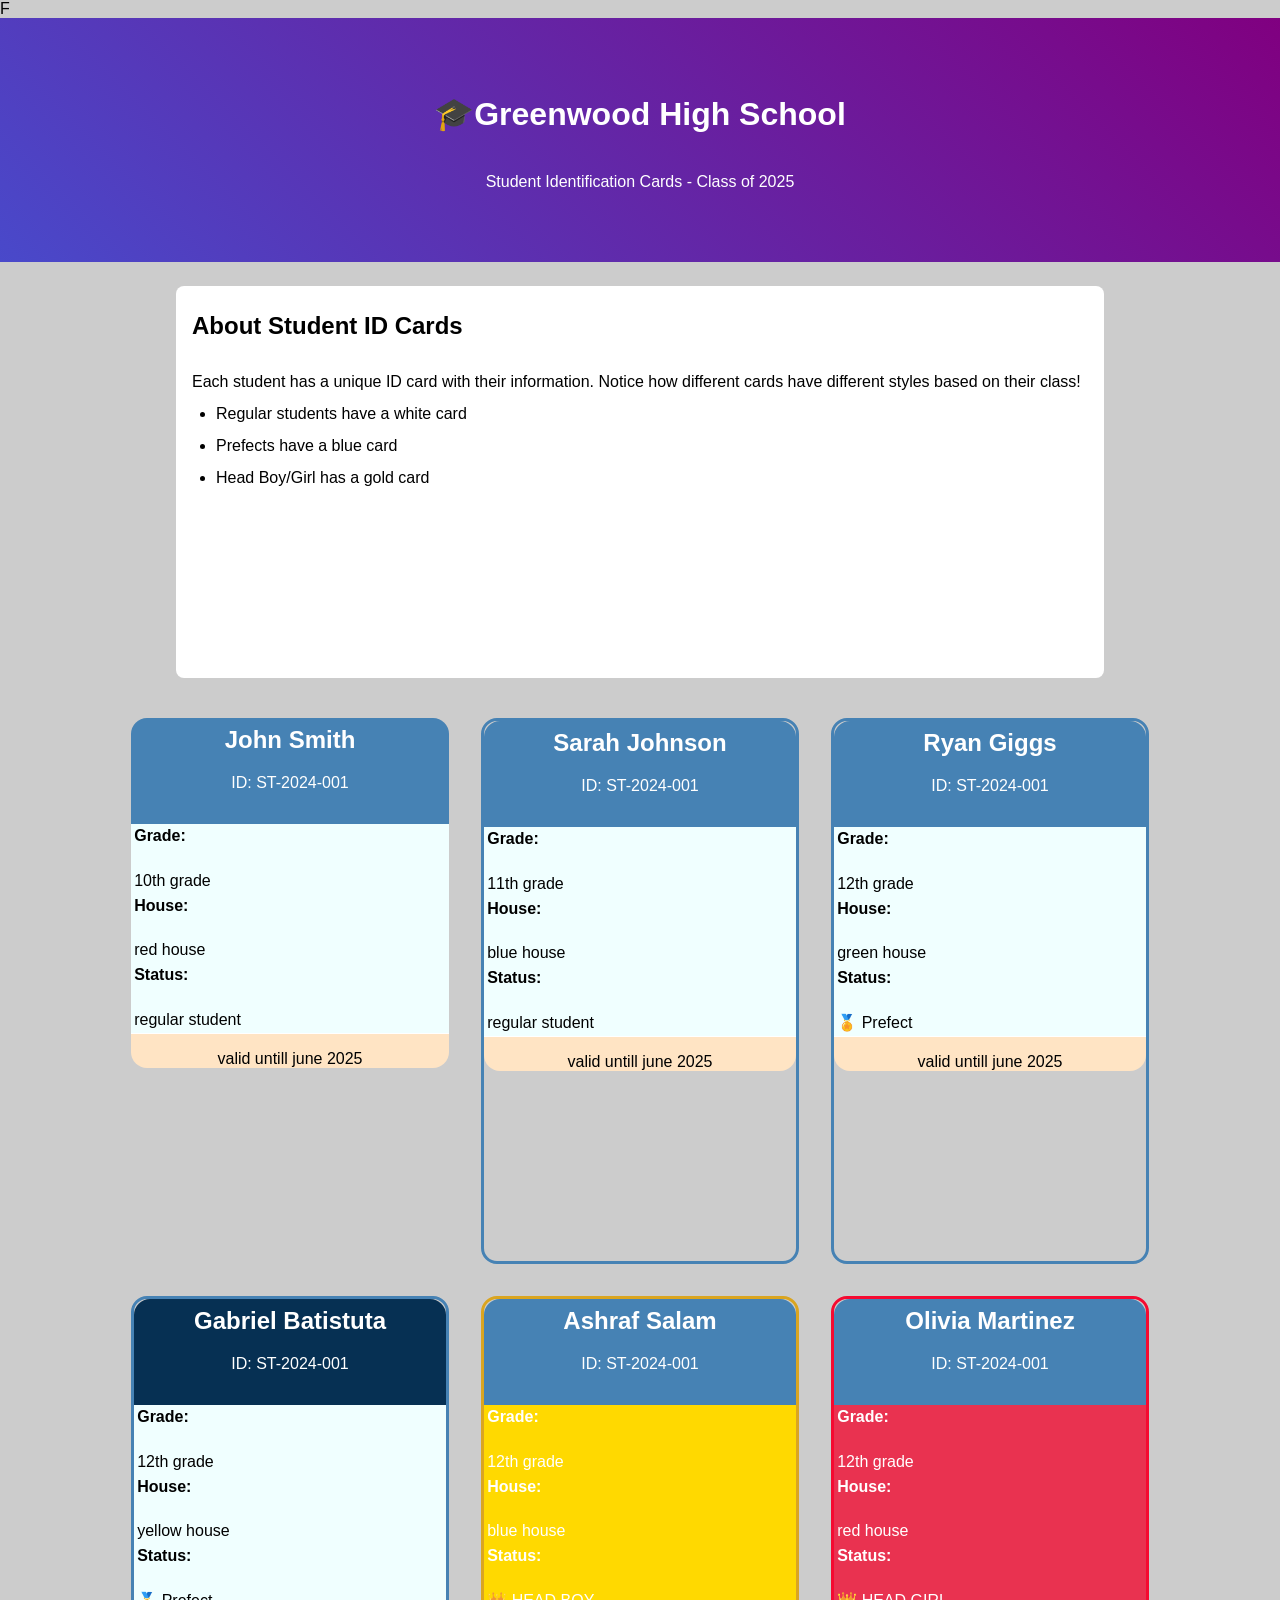
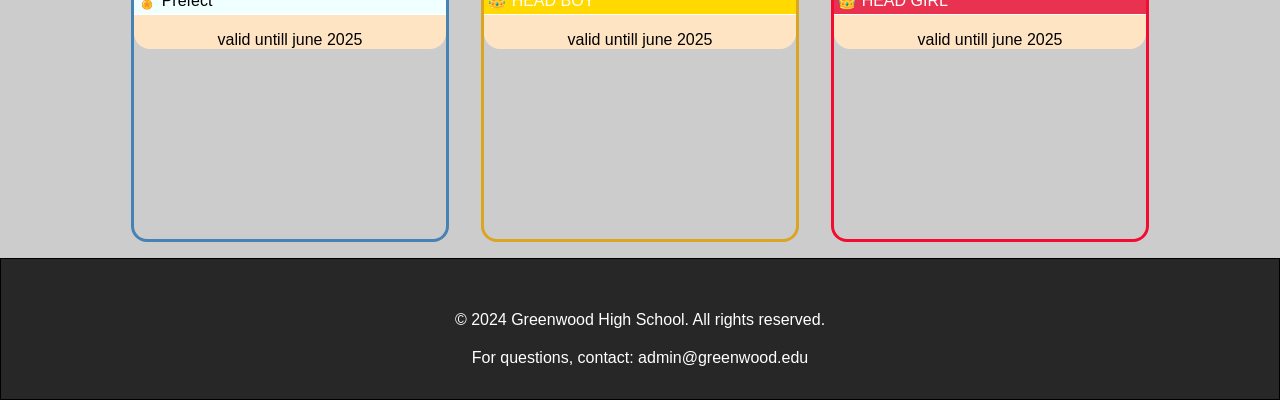
<file: index.html>
<!DOCTYPE html>
<html lang="en">

<head>
    <meta charset="UTF-8">
    <meta name="viewport" content="width=device-width, initial-scale=1.0">
    <link rel="stylesheet" href="./practice.css">
    <title>class practice</title>
</head>

<body>
F
    <!-- part 1 starts here -->
    <header>
        <h1>🎓Greenwood High School</h1>
        <p>
            Student Identification Cards - Class of 2025
        </p>
    </header>
    <!-- part 1 ends here -->

    <!-- part 2 starts here -->
    <div class="students-id-cards">
        <h2>About Student ID Cards </h2>
        <p>
            Each student has a unique ID card with their information. Notice how different cards have different styles
            based on their class!
        </p>
        <ul>
            <li>Regular students have a white card</li>
            <li>Prefects have a blue card</li>
            <li>Head Boy/Girl has a gold card</li>
        </ul>
    </div>
    <!-- part 2 ends here -->

    <div class="id-cards-grid">
        <div id="id-cards-grid-content1">
            <div class="id-cards-header1">
              <h2>
                John Smith
              </h2>
                <p>
                    ID: ST-2024-001
                </p>              
            </div>
            <div class="id-cards-body id-cards-body1">
                <b> Grade:</b>
                <p>10th grade
                </p>
                  <b>House:
                  </b>
                <p>red house
                </p>
                  <b>Status:</b>
                <p>
                    regular student
                </p>
               
                  
            </div>
             <div id="footer">
                    valid untill june 2025
                </div>
        </div>
          <div id="id-cards-grid-content2">
            <div class="id-cards-header2">
              <h2>
                Sarah Johnson
              </h2>
                <p>
                    ID: ST-2024-001
                </p>              
            </div>
            <div class="id-cards-body  id-cards-body2">
                <b> Grade:</b>
                <p>11th grade
                </p>
                  <b>House:
                  </b>
                <p>blue house
                </p>
                  <b>
                    Status:
                </b>
                <p>
                    regular student
                </p>
               
                  
            </div>
             <div id="footer">
                    valid untill june 2025
                </div>
        </div>
          <div id="id-cards-grid-content3">
            <div class="id-cards-header3">
              <h2>
                Ryan Giggs
              </h2>
                <p>
                    ID: ST-2024-001
                </p>              
            </div>
            <div class="id-cards-body  id-cards-body3">
                <b> Grade:</b>
                <p>12th grade
                </p>
                  <b>House:
                  </b>
                <p>green house
                </p>
                  <b>
                    Status:
                </b>
                <p>
                    🏅 Prefect
                </p>
               
                  
            </div>
             <div id="footer">
                    valid untill june 2025
                </div>
        </div>
          <div id="id-cards-grid-content4">
            <div class="id-cards-header4">
              <h2>
                Gabriel Batistuta
              </h2>
                <p>
                    ID: ST-2024-001
                </p>              
            </div>
            <div class="id-cards-body  id-cards-body4">
                <b> Grade:</b>
                <p>12th grade</p>
                  <b>House:
                  </b>
                <p>yellow house
                </p>
                  <b>
                    Status:
                </b>
                <p>
                    🏅 Prefect
                </p>
               
                  
            </div>
             <div id="footer">
                    valid untill june 2025
                </div>
        </div>
          <div id="id-cards-grid-content5">
            <div class="id-cards-header5">
              <h2>
                Ashraf Salam
              </h2>
                <p>
                    ID: ST-2024-001
                </p>              
            </div>
            <div class="id-cards-body id-cards-body5 ">
                <b> Grade:</b>
                <p>12th grade
                </p>
                  <b>House:
                  </b>
                <p>blue house
                </p>
                  <b>
                    Status:
                </b>
                <p>
                    👑 HEAD BOY
                </p>
              
                  
            </div>
              <div id="footer">
                    valid untill june 2025
                </div>
        </div>
          <div id="id-cards-grid-content6">
            <div class="id-cards-header6">
              <h2>
                Olivia Martinez
              </h2>
                <p>
                    ID: ST-2024-001
                </p>              
            </div>
            <div class="id-cards-body id-cards-body6">
                <b> Grade:</b>
                <p>12th grade
                </p>
                  <b>House:
                  </b>
                <p>red house
                </p>
                  <b>
                    Status:
                </b>
                <p>
                    👑 HEAD GIRL
                </p>
                
            </div>
            <div id="footer">
                    valid untill june 2025
                </div>
                  
        </div>
    </div> 


    <!-- <nav>
      <img src="./monkey-d-luffy-red-3840x2160-24473.png" alt="">
      <ul>
        <li>our service</li>
        <li>contact us</li>
        <li>about us</li>
      </ul>

      <button>
        student login
      </button>

    </nav> -->
    

    <footer>
        <p>
            © 2024 Greenwood High School. All rights reserved. 
        </p>
        <p>
            For questions, contact: admin@greenwood.edu
        </p>
    </footer>
</body>

</html>
</file>
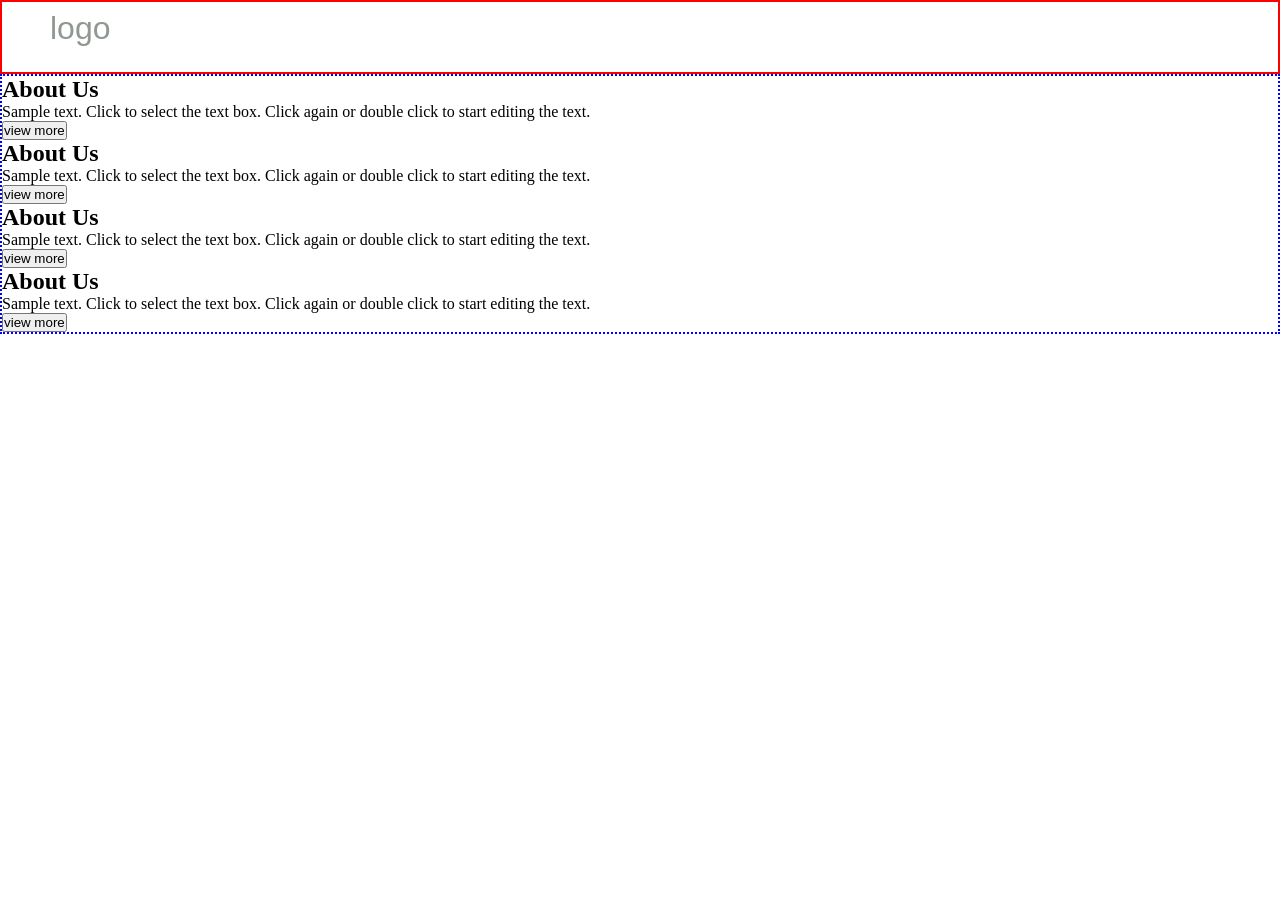
<file: grid.html>
<!DOCTYPE html>
<html lang="en">
<head>
    <meta charset="UTF-8">
    <meta name="viewport" content="width=device-width, initial-scale=1.0">
    <title>Document</title>

    <style>
        *{
          margin: 0;
          padding: 0;
        }
        .logo-box{
          border: 2px solid red;
          height: 70px;
        }
        .logo{
          font-family: 'Segoe UI', Tahoma, Geneva, Verdana, sans-serif;
          font-size: xx-large;
          color: rgb(145, 152, 145);
          padding-left: 3rem; 
          padding-top: .5rem;  
        }
        .main-box{
         border: 2px dotted blue;
         display: grid;
        }



    </style>
</head>
<body>
    <div class="logo-box">
        <p class="logo">
            logo
        </p>
    </div>
    <div class="main-box">
           <div class="image"> 
           </div>
           <div class="work-space">
             <h2>
                 About Us
             </h2>
             <p>
                 Sample text. Click to select the text box. Click again or double click to start editing the text.
             </p>
             <button>
                 view more
             </button>
           </div>
           <div class="work-space">
             <h2>
                 About Us
             </h2>
             <p>
                 Sample text. Click to select the text box. Click again or double click to start editing the text.
             </p>
             <button>
                 view more
             </button>
           </div>
           <div class="work-space">
             <h2>
                 About Us
             </h2>
             <p>
                 Sample text. Click to select the text box. Click again or double click to start editing the text.
             </p>
             <button>
                 view more
             </button>
           </div>
           <div class="work-space">
             <h2>
                 About Us
             </h2>
             <p>
                 Sample text. Click to select the text box. Click again or double click to start editing the text.
             </p>
             <button>
                 view more
             </button>
           </div>
    </div>
</body>
</html>
</file>
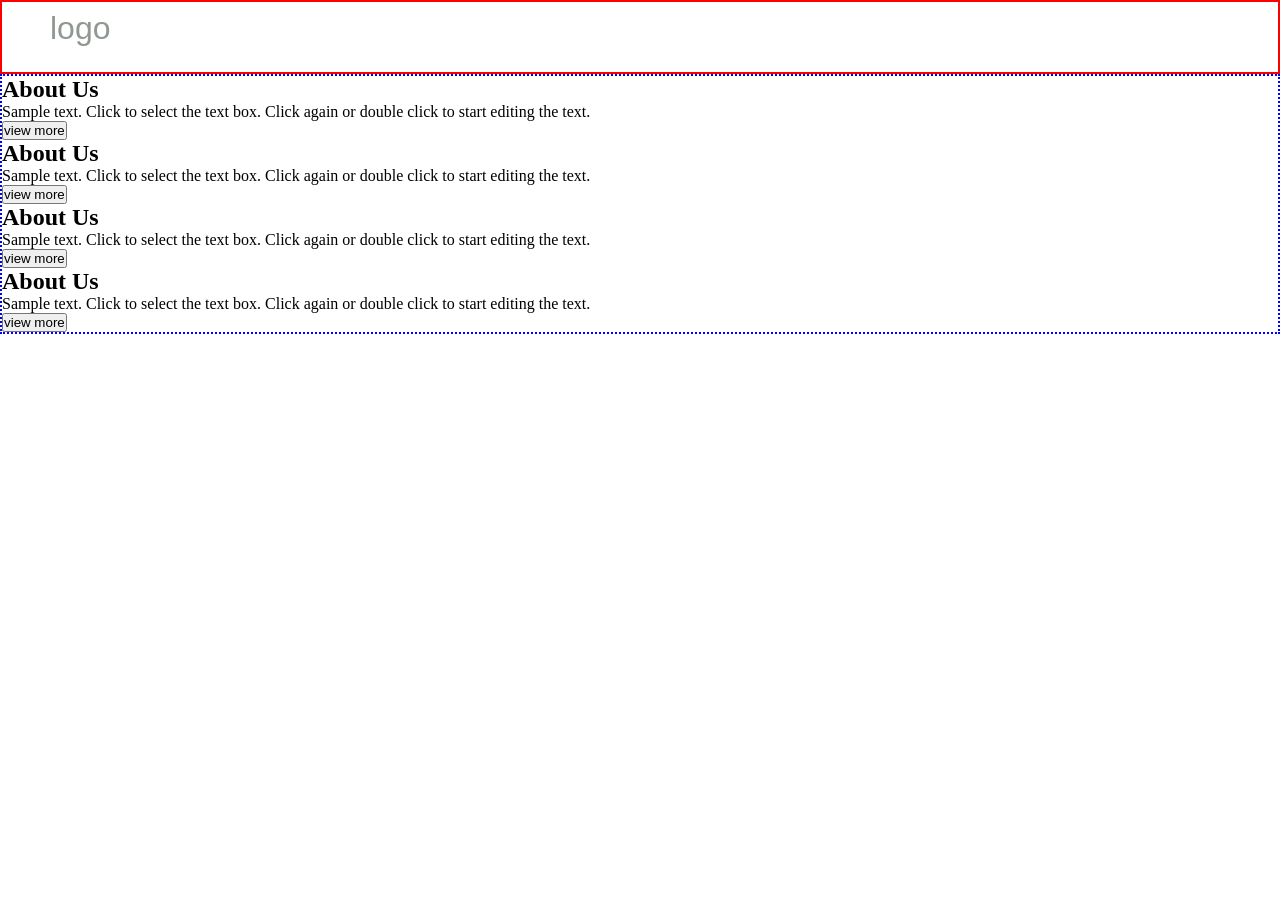
<file: grid.prac.html>
<!DOCTYPE html>
<html lang="en">
<head>
    <meta charset="UTF-8">
    <meta name="viewport" content="width=device-width, initial-scale=1.0">
    <title>Document</title>

    <style>
        *{
          margin: 0;
          padding: 0;
        }
        .logo-box{
          border: 2px solid red;
          height: 70px;
        }
        .logo{
          font-family: 'Segoe UI', Tahoma, Geneva, Verdana, sans-serif;
          font-size: xx-large;
          color: rgb(145, 152, 145);
          padding-left: 3rem; 
          padding-top: .5rem;  
        }
        .main-box{
         border: 2px dotted blue;
         display: grid;
        }



    </style>
</head>
<body>
    <div class="logo-box">
        <p class="logo">
            logo
        </p>
    </div>
    <div class="main-box">
           <div class="image"> 
           </div>
           <div class="work-space">
             <h2>
                 About Us
             </h2>
             <p>
                 Sample text. Click to select the text box. Click again or double click to start editing the text.
             </p>
             <button>
                 view more
             </button>
           </div>
           <div class="work-space">
             <h2>
                 About Us
             </h2>
             <p>
                 Sample text. Click to select the text box. Click again or double click to start editing the text.
             </p>
             <button>
                 view more
             </button>
           </div>
           <div class="work-space">
             <h2>
                 About Us
             </h2>
             <p>
                 Sample text. Click to select the text box. Click again or double click to start editing the text.
             </p>
             <button>
                 view more
             </button>
           </div>
           <div class="work-space">
             <h2>
                 About Us
             </h2>
             <p>
                 Sample text. Click to select the text box. Click again or double click to start editing the text.
             </p>
             <button>
                 view more
             </button>
           </div>
    </div>
</body>
</html>
</file>
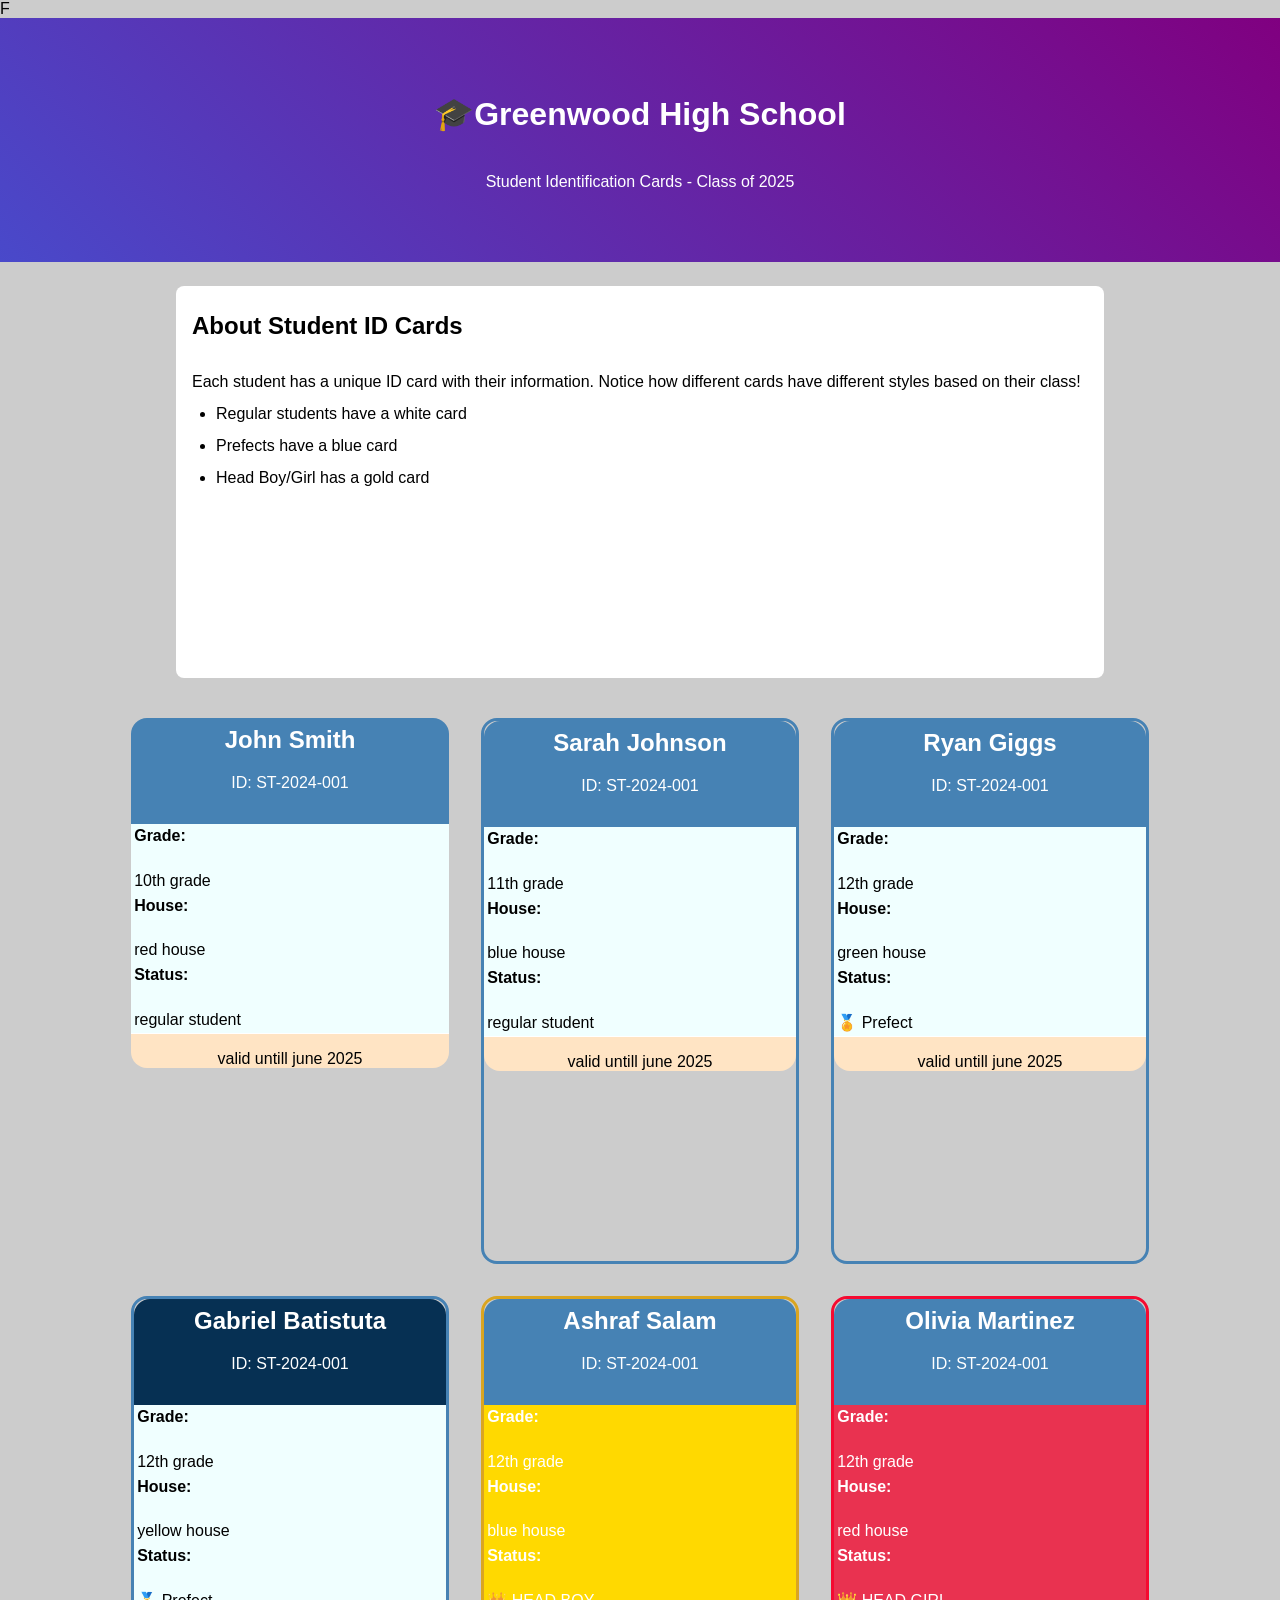
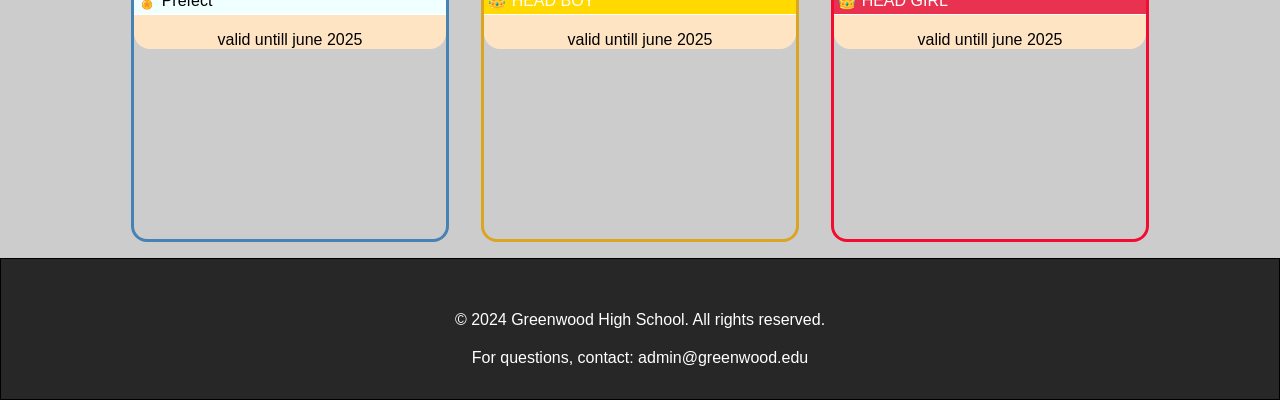
<file: practice..html>
<!DOCTYPE html>
<html lang="en">

<head>
    <meta charset="UTF-8">
    <meta name="viewport" content="width=device-width, initial-scale=1.0">
    <link rel="stylesheet" href="./practice.css">
    <title>class practice</title>
</head>

<body>
F
    <!-- part 1 starts here -->
    <header>
        <h1>🎓Greenwood High School</h1>
        <p>
            Student Identification Cards - Class of 2025
        </p>
    </header>
    <!-- part 1 ends here -->

    <!-- part 2 starts here -->
    <div class="students-id-cards">
        <h2>About Student ID Cards </h2>
        <p>
            Each student has a unique ID card with their information. Notice how different cards have different styles
            based on their class!
        </p>
        <ul>
            <li>Regular students have a white card</li>
            <li>Prefects have a blue card</li>
            <li>Head Boy/Girl has a gold card</li>
        </ul>
    </div>
    <!-- part 2 ends here -->

    <div class="id-cards-grid">
        <div id="id-cards-grid-content1">
            <div class="id-cards-header1">
              <h2>
                John Smith
              </h2>
                <p>
                    ID: ST-2024-001
                </p>              
            </div>
            <div class="id-cards-body id-cards-body1">
                <b> Grade:</b>
                <p>10th grade
                </p>
                  <b>House:
                  </b>
                <p>red house
                </p>
                  <b>Status:</b>
                <p>
                    regular student
                </p>
               
                  
            </div>
             <div id="footer">
                    valid untill june 2025
                </div>
        </div>
          <div id="id-cards-grid-content2">
            <div class="id-cards-header2">
              <h2>
                Sarah Johnson
              </h2>
                <p>
                    ID: ST-2024-001
                </p>              
            </div>
            <div class="id-cards-body  id-cards-body2">
                <b> Grade:</b>
                <p>11th grade
                </p>
                  <b>House:
                  </b>
                <p>blue house
                </p>
                  <b>
                    Status:
                </b>
                <p>
                    regular student
                </p>
               
                  
            </div>
             <div id="footer">
                    valid untill june 2025
                </div>
        </div>
          <div id="id-cards-grid-content3">
            <div class="id-cards-header3">
              <h2>
                Ryan Giggs
              </h2>
                <p>
                    ID: ST-2024-001
                </p>              
            </div>
            <div class="id-cards-body  id-cards-body3">
                <b> Grade:</b>
                <p>12th grade
                </p>
                  <b>House:
                  </b>
                <p>green house
                </p>
                  <b>
                    Status:
                </b>
                <p>
                    🏅 Prefect
                </p>
               
                  
            </div>
             <div id="footer">
                    valid untill june 2025
                </div>
        </div>
          <div id="id-cards-grid-content4">
            <div class="id-cards-header4">
              <h2>
                Gabriel Batistuta
              </h2>
                <p>
                    ID: ST-2024-001
                </p>              
            </div>
            <div class="id-cards-body  id-cards-body4">
                <b> Grade:</b>
                <p>12th grade</p>
                  <b>House:
                  </b>
                <p>yellow house
                </p>
                  <b>
                    Status:
                </b>
                <p>
                    🏅 Prefect
                </p>
               
                  
            </div>
             <div id="footer">
                    valid untill june 2025
                </div>
        </div>
          <div id="id-cards-grid-content5">
            <div class="id-cards-header5">
              <h2>
                Ashraf Salam
              </h2>
                <p>
                    ID: ST-2024-001
                </p>              
            </div>
            <div class="id-cards-body id-cards-body5 ">
                <b> Grade:</b>
                <p>12th grade
                </p>
                  <b>House:
                  </b>
                <p>blue house
                </p>
                  <b>
                    Status:
                </b>
                <p>
                    👑 HEAD BOY
                </p>
              
                  
            </div>
              <div id="footer">
                    valid untill june 2025
                </div>
        </div>
          <div id="id-cards-grid-content6">
            <div class="id-cards-header6">
              <h2>
                Olivia Martinez
              </h2>
                <p>
                    ID: ST-2024-001
                </p>              
            </div>
            <div class="id-cards-body id-cards-body6">
                <b> Grade:</b>
                <p>12th grade
                </p>
                  <b>House:
                  </b>
                <p>red house
                </p>
                  <b>
                    Status:
                </b>
                <p>
                    👑 HEAD GIRL
                </p>
                
            </div>
            <div id="footer">
                    valid untill june 2025
                </div>
                  
        </div>
    </div> 


    <!-- <nav>
      <img src="./monkey-d-luffy-red-3840x2160-24473.png" alt="">
      <ul>
        <li>our service</li>
        <li>contact us</li>
        <li>about us</li>
      </ul>

      <button>
        student login
      </button>

    </nav> -->
    

    <footer>
        <p>
            © 2024 Greenwood High School. All rights reserved. 
        </p>
        <p>
            For questions, contact: admin@greenwood.edu
        </p>
    </footer>
</body>

</html>
</file>
<file: practice.css>
*{
    margin: 0;
    padding: 0;
}

body{
    background-color: #ccc;
   font-family:Verdana, Geneva, Tahoma, sans-serif;
}

header{
    background: linear-gradient(45deg,rgb(73, 73, 202),purple);
    padding: 2rem;
    text-align: center;
    color: white;
    height: 20vh;
    line-height: 2;
    place-content: center;
    box-shadow:5px,5px,5px,5px rgb(0, 0, 0,0.9);
}

p{
    padding-top: 20px;
}

.students-id-cards{
    width: 70%;
    margin:1.5rem auto;
    background-color: white;
    height: 40vh;
    border-radius: .5rem;
    padding: 1rem;
    line-height: 2;
}

.students-id-cards p{
    padding-top: 1rem;
}

.students-id-cards ul{
    margin-left: 1.5rem;
}

.id-cards-grid{
    display: grid;
    grid-template-columns: repeat(3, 350px);
    justify-content: center;
}

#id-cards-grid-content1,
#id-cards-grid-content2,
#id-cards-grid-content3,
#id-cards-grid-content4,
#id-cards-grid-content5,
#id-cards-grid-content6{
    margin: 1rem;
    height: 60vh;
    border-radius: 1rem;
}

#id-cards-grid-content2,
#id-cards-grid-content3,
#id-cards-grid-content4{
    border: 3px solid steelblue;
}


.id-cards-header1,
.id-cards-header2,
.id-cards-header3,
.id-cards-header5,
.id-cards-header6{
    background-color: steelblue;
    margin: auto;
    padding: 2rem;
    text-align: center;
    padding-top: .5rem;
    color: white;
    border-radius: 1rem 1rem 0 0;
}

.id-cards-header4{
     background-color: rgb(6, 48, 83);
    margin: auto;
    padding: 2rem;
    text-align: center;
    padding-top: .5rem;
    color: white;
    border-radius: 1rem 1rem 0 0;
}

.id-cards-body{
    padding-left: .2rem;
    line-height: 1.55;
}

.id-cards-body1,.id-cards-body2,.id-cards-body3,.id-cards-body4{
    background-color: azure;
}



.id-cards-body5{
    background-color: rgb(255, 217, 0);
    color: white;
}
#id-cards-grid-content5{
    border: 3px solid goldenrod;
}

.id-cards-body6{
    background-color: rgb(233, 50, 80);
    color: white;
}
#id-cards-grid-content6{
    border: 3px solid rgb(245, 10, 49);
}

#footer{
    border-top: .5px solid white;
    background-color: bisque;
    height: fit-content;
    padding-top: 1rem;
    border-radius: 0 0 1rem 1rem;
    text-align: center;
}

footer{
    border: 1px solid black;
    text-align: center;
    padding: 2rem;
    color: white;
    background-color: rgba(0, 0, 0, 0.806);
}

/* nav{
   border-radius: 1rem 1rem 1rem 1rem;
    display: flex;
    justify-content: space-between;
    background: linear-gradient(40deg,blue,purple);
    align-items: center;
}

img{
    width: 100px;
    
}
button{
    width: 140px;
    height: 40px;
    border-radius: 8px;
    
}
ul{
    display: flex;
    gap: 120px;
    list-style: none;
 
} */
</file>
